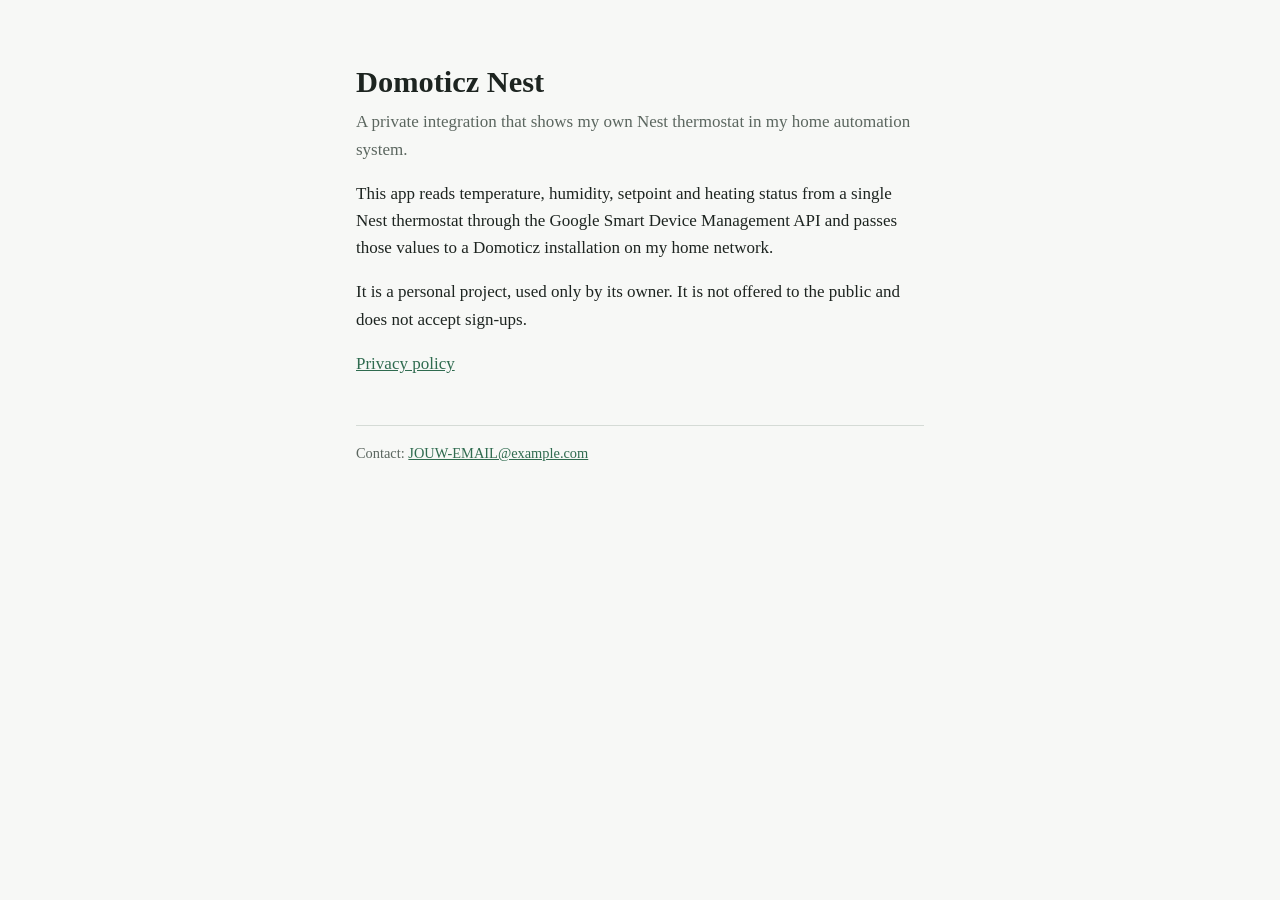
<file: Index.html>
<!DOCTYPE html>
<html lang="en">
<head>
<meta charset="utf-8">
<meta name="viewport" content="width=device-width, initial-scale=1">
<title>Domoticz Nest</title>
<link rel="stylesheet" href="style.css">
</head>
<body>
<main>
<h1>Domoticz Nest</h1>
<p class="lead">A private integration that shows my own Nest thermostat in my home automation system.</p>
<p>This app reads temperature, humidity, setpoint and heating status from a single Nest thermostat through the Google Smart Device Management API and passes those values to a Domoticz installation on my home network.</p>
<p>It is a personal project, used only by its owner. It is not offered to the public and does not accept sign-ups.</p>
<p><a href="privacy.html">Privacy policy</a></p>
<footer>Contact: <a href="mailto:JOUW-EMAIL@example.com">JOUW-EMAIL@example.com</a></footer>
</main>
</body>
</html>
</file>
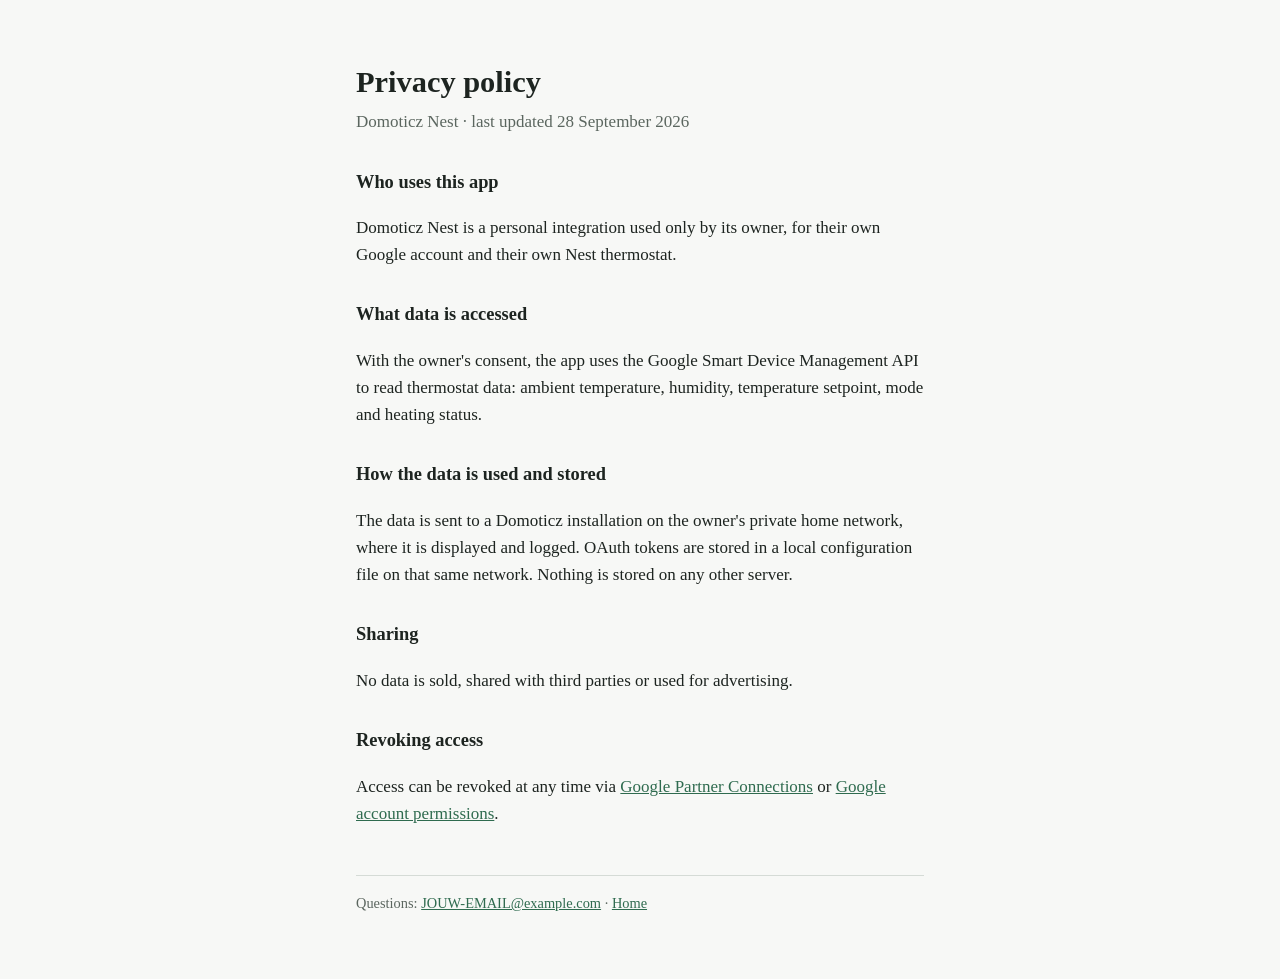
<file: privacy.html>
<!DOCTYPE html>
<html lang="en">
<head>
<meta charset="utf-8">
<meta name="viewport" content="width=device-width, initial-scale=1">
<title>Privacy policy – Domoticz Nest</title>
<link rel="stylesheet" href="style.css">
</head>
<body>
<main>
<h1>Privacy policy</h1>
<p class="lead">Domoticz Nest · last updated 28 September 2026</p>

<h2>Who uses this app</h2>
<p>Domoticz Nest is a personal integration used only by its owner, for their own Google account and their own Nest thermostat.</p>

<h2>What data is accessed</h2>
<p>With the owner's consent, the app uses the Google Smart Device Management API to read thermostat data: ambient temperature, humidity, temperature setpoint, mode and heating status.</p>

<h2>How the data is used and stored</h2>
<p>The data is sent to a Domoticz installation on the owner's private home network, where it is displayed and logged. OAuth tokens are stored in a local configuration file on that same network. Nothing is stored on any other server.</p>

<h2>Sharing</h2>
<p>No data is sold, shared with third parties or used for advertising.</p>

<h2>Revoking access</h2>
<p>Access can be revoked at any time via <a href="https://nestservices.google.com/partnerconnections">Google Partner Connections</a> or <a href="https://myaccount.google.com/permissions">Google account permissions</a>.</p>

<footer>Questions: <a href="mailto:JOUW-EMAIL@example.com">JOUW-EMAIL@example.com</a> · <a href="index.html">Home</a></footer>
</main>
</body>
</html>
</file>
<file: style.css>
:root { color-scheme: light dark; --bg: #f7f8f6; --fg: #1d2420; --muted: #5b665f; --line: #d5dbd6; --accent: #2f6b4f; }
@media (prefers-color-scheme: dark) { :root { --bg: #151a17; --fg: #e4e9e5; --muted: #9aa69e; --line: #2c3530; --accent: #7fc3a0; } }
* { box-sizing: border-box; }
body { margin: 0; background: var(--bg); color: var(--fg); font: 17px/1.6 "Iowan Old Style", "Palatino Linotype", Palatino, Georgia, serif; }
main { max-width: 38rem; margin: 0 auto; padding: 4rem 1.25rem; }
h1 { font-size: 1.9rem; line-height: 1.2; margin: 0 0 .5rem; font-weight: 600; }
h2 { font-size: 1.15rem; margin: 2rem 0 .4rem; }
p, li { color: var(--fg); }
.lead { color: var(--muted); margin-top: 0; }
a { color: var(--accent); }
a:focus-visible { outline: 2px solid var(--accent); outline-offset: 2px; }
footer { margin-top: 3rem; padding-top: 1rem; border-top: 1px solid var(--line); color: var(--muted); font-size: .9rem; }
</file>
